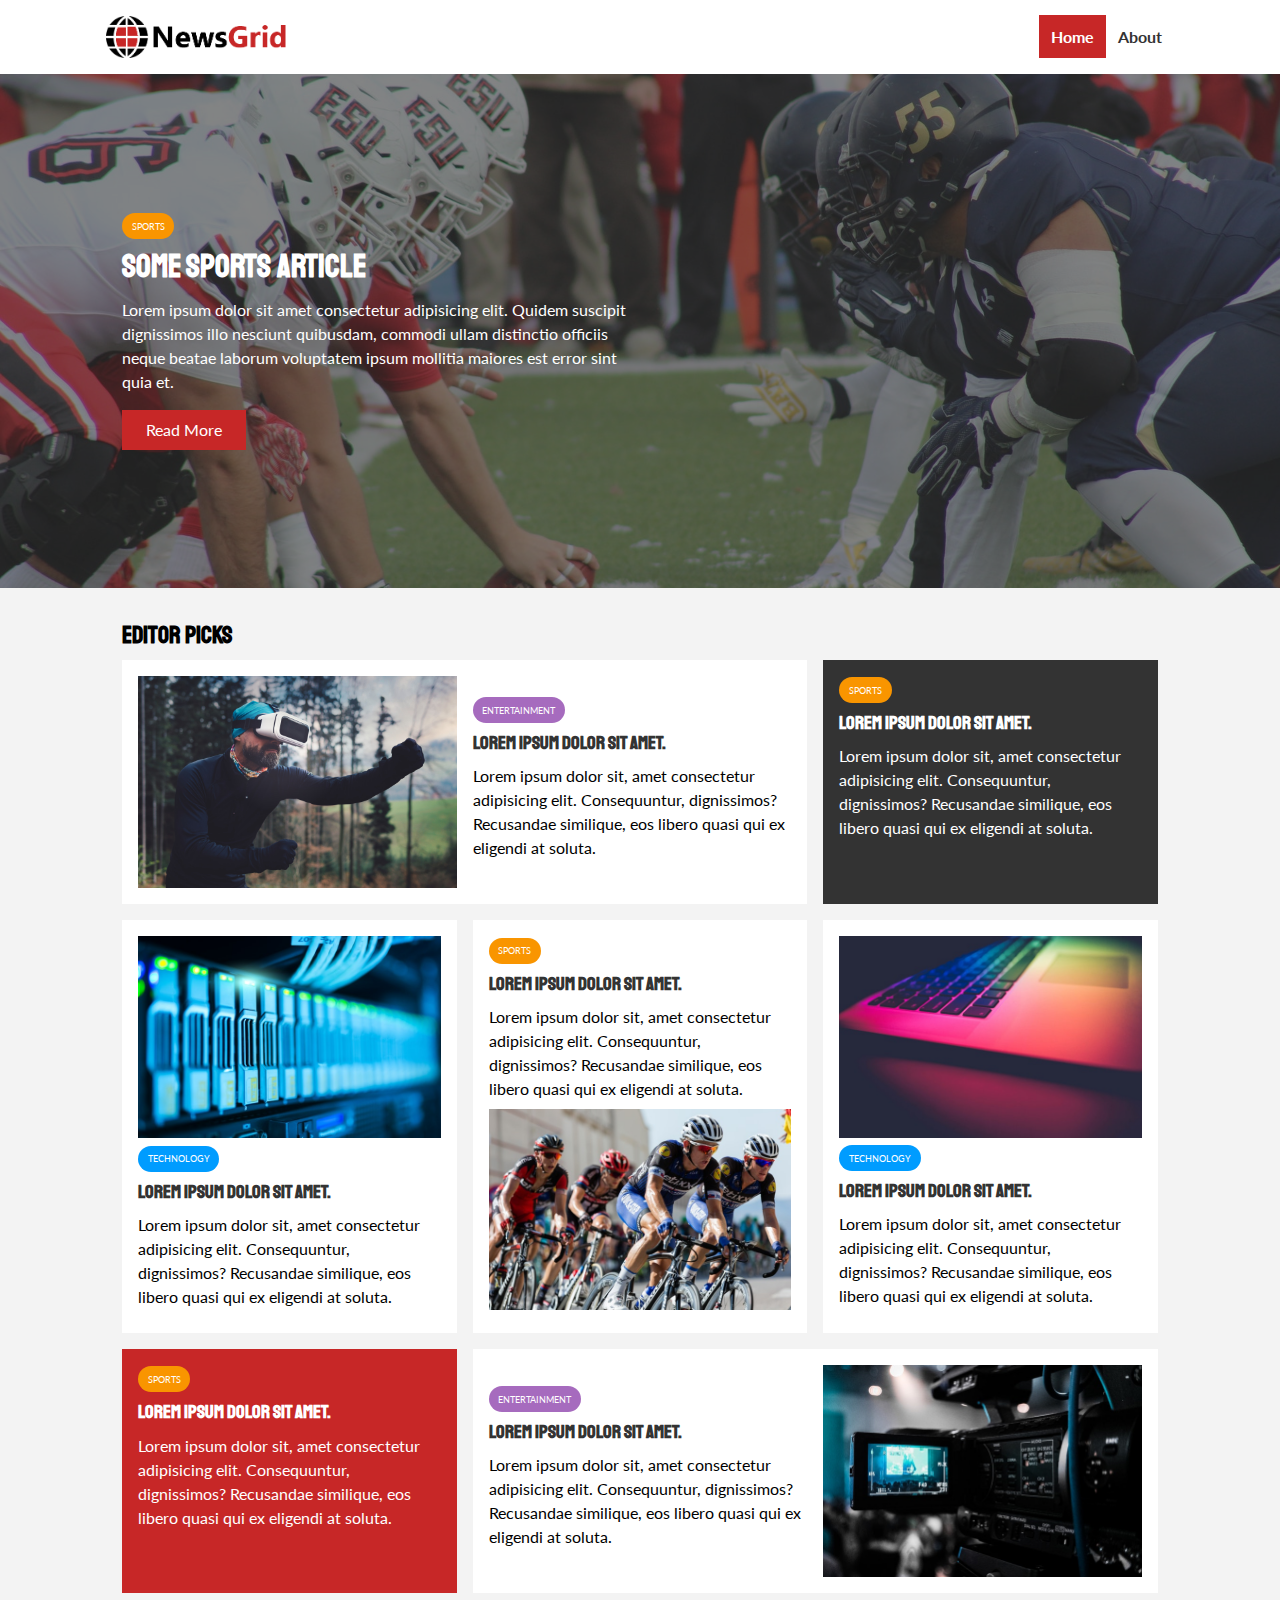
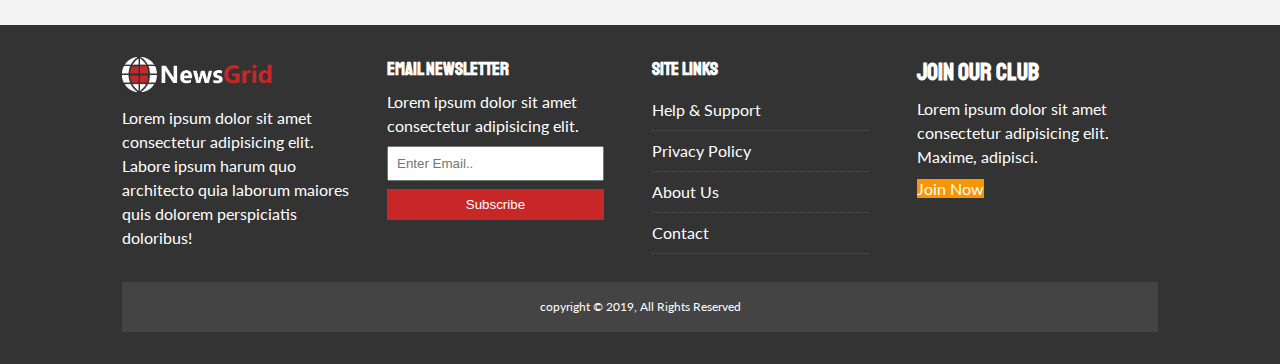
<file: index.html>
<!DOCTYPE html>
<html lang="en">
<head>
    <meta charset="UTF-8">
    <meta http-equiv="X-UA-Compatible" content="IE=edge">
    <meta name="viewport" content="width=device-width, initial-scale=1.0">
    <link rel="stylesheet" href="https://pro.fontawesome.com/releases/v5.10.0/css/all.css" integrity="sha384-AYmEC3Yw5cVb3ZcuHtOA93w35dYTsvhLPVnYs9eStHfGJvOvKxVfELGroGkvsg+p" crossorigin="anonymous"/>
    <link rel="shortcut icon" type="image/x-icon" href="/favicon.ico">
    <link rel="preconnect" href="https://fonts.googleapis.com">
    <link rel="preconnect" href="https://fonts.gstatic.com" crossorigin>
    <link href="https://fonts.googleapis.com/css2?family=Lato:wght@500&family=Staatliches&display=swap" rel="stylesheet">
    <link rel="stylesheet" href="css/style.css">
    <link rel="stylesheet" media="screen and (max-width:768px)" href="css/mobile.css">
    <title>NewsGrid | Latest News</title>
</head>
<body>
    <nav id="main-nav">
        <div class="container">
            <img src="img/logo.png" alt="NewsGrid" class="logo">
            <div class="social">
                <a href="http://facebook.com"target="_blank" ><i class="fab fa-facebook fa-2x"></i></a>
                <a href="http://twitter.com" target="_blank"><i class="fab fa-twitter fa-2x"></i></a>
                <a href="http://instagram.com" target="_blank"><i class="fab fa-instagram fa-2x"></i></a>
                <a href="http://youtube.com" target="_blank"><i class="fab fa-youtube fa-2x"></i></a>
            </div>
            <ul>
              <li><a href="index.html" class="current">Home</a></li>  
               <li><a href="about.html" >About</a></li> 
            </ul>
        </div>
        
    </nav>

    <!-- Showcase -->

    <div id="showcase">
        <div class="container">
            <div class="showcase-container">
                <div class="showcase-content">
                    <div class="category category-sports">Sports</div>
                    <h1>Some Sports Article</h1>
                    <p>Lorem ipsum dolor sit amet consectetur adipisicing elit. Quidem suscipit dignissimos illo nesciunt quibusdam, commodi ullam distinctio officiis neque beatae laborum voluptatem ipsum mollitia maiores est error sint quia et.</p>
                    <a href="article.html" class="btn btn-primary">Read More</a>
                </div>
            </div>
        </div>
    </div>


<!-- Home Articles -->

<section id="home-articles" class="py-2">
    <div class="container">
        <h2>Editor Picks</h2>
     <div class="article-container">
            <article class="card">
                <img src="img/articles/ent1.jpg" alt="">
                <div>
                    <div class="category category-ent">Entertainment</div>
                    <h3>
                        <a href="article.html">Lorem ipsum dolor sit amet.</a>
                    </h3>
                    <p>Lorem ipsum dolor sit, amet consectetur adipisicing elit. Consequuntur, dignissimos? Recusandae similique, eos libero quasi qui ex eligendi at soluta.</p>

                </div>
            </article>
            <article class="card bg-dark">
               
               
                    <div class="category category-sports">Sports</div>
                    <h3>
                        <a href="article.html">Lorem ipsum dolor sit amet.</a>
                    </h3>
                    <p>Lorem ipsum dolor sit, amet consectetur adipisicing elit. Consequuntur, dignissimos? Recusandae similique, eos libero quasi qui ex eligendi at soluta.</p>

               
            </article>
            <article class="card">
                <img src="img/articles/tech1.jpg " alt="">
                <div>
                    <div class="category category-tech">Technology</div>
                    <h3>
                        <a href="article.html">Lorem ipsum dolor sit amet.</a>
                    </h3>
                    <p>Lorem ipsum dolor sit, amet consectetur adipisicing elit. Consequuntur, dignissimos? Recusandae similique, eos libero quasi qui ex eligendi at soluta.</p>

                </div>
            </article>
            <article class="card">
                <div>
                    <div class="category category-sports">Sports</div>
                    <h3>
                        <a href="article.html">Lorem ipsum dolor sit amet.</a>
                    </h3>
                    <p>Lorem ipsum dolor sit, amet consectetur adipisicing elit. Consequuntur, dignissimos? Recusandae similique, eos libero quasi qui ex eligendi at soluta.</p>

                </div>
                <img src="img/articles/sports1.jpg" alt="">
            </article>
            <article class="card">
                <img src="img/articles/tech2.jpg " alt="">
                <div>
                    <div class="category category-tech">Technology</div>
                    <h3>
                        <a href="article.html">Lorem ipsum dolor sit amet.</a>
                    </h3>
                    <p>Lorem ipsum dolor sit, amet consectetur adipisicing elit. Consequuntur, dignissimos? Recusandae similique, eos libero quasi qui ex eligendi at soluta.</p>

                </div>
            </article>
            <article class="card bg-primary">
               
               
                <div class="category category-sports">Sports</div>
                <h3>
                    <a href="article.html">Lorem ipsum dolor sit amet.</a>
                </h3>
                <p>Lorem ipsum dolor sit, amet consectetur adipisicing elit. Consequuntur, dignissimos? Recusandae similique, eos libero quasi qui ex eligendi at soluta.</p>

           
        </article>
        <article class="card">
            
            <div>
                <div class="category category-ent">Entertainment</div>
                <h3>
                    <a href="article.html">Lorem ipsum dolor sit amet.</a>
                </h3>
                <p>Lorem ipsum dolor sit, amet consectetur adipisicing elit. Consequuntur, dignissimos? Recusandae similique, eos libero quasi qui ex eligendi at soluta.</p>

            </div>
            <img src="img/articles/ent2.jpg" alt="">
        </article>

    
        </div>
       
    </div>
</section>


<!-- Footer -->
<footer id="main-footer" class="py-2">
    <div class="container footer-container">
        <div>
            <img src="img/logo_light.png" alt="NewsGrid">
            <p>Lorem ipsum dolor sit amet consectetur adipisicing elit. Labore ipsum harum quo architecto quia laborum maiores quis dolorem perspiciatis doloribus!</p>
        </div>
        <div>
            <h3>Email Newsletter</h3>
            <p>Lorem ipsum dolor sit amet consectetur adipisicing elit.</p>
            <form>
                <input type="email" placeholder="Enter Email..">
                <input type="submit" value="Subscribe" class="btn btn-primary">
            </form>
        </div>
        <div>
            <h3>Site Links</h3>
            <ul class="list">
                <li><a href="#">Help & Support</a></li>
                <li><a href="#">Privacy Policy</a></li>
                <li><a href="#">About Us</a></li>
                <li><a href="#">Contact</a></li>
            </ul>
        </div>
        <div>
            <h2>Join Our Club</h2>
            <p>Lorem ipsum dolor sit amet consectetur adipisicing elit. Maxime, adipisci.</p>
            <a href="#" class="bt btn-secondary">Join Now</a>
        </div>
        <div>
            <p>copyright &copy; 2019, All Rights Reserved</p>
        </div>
    </div>
</footer>
</body>
</html>
</file>
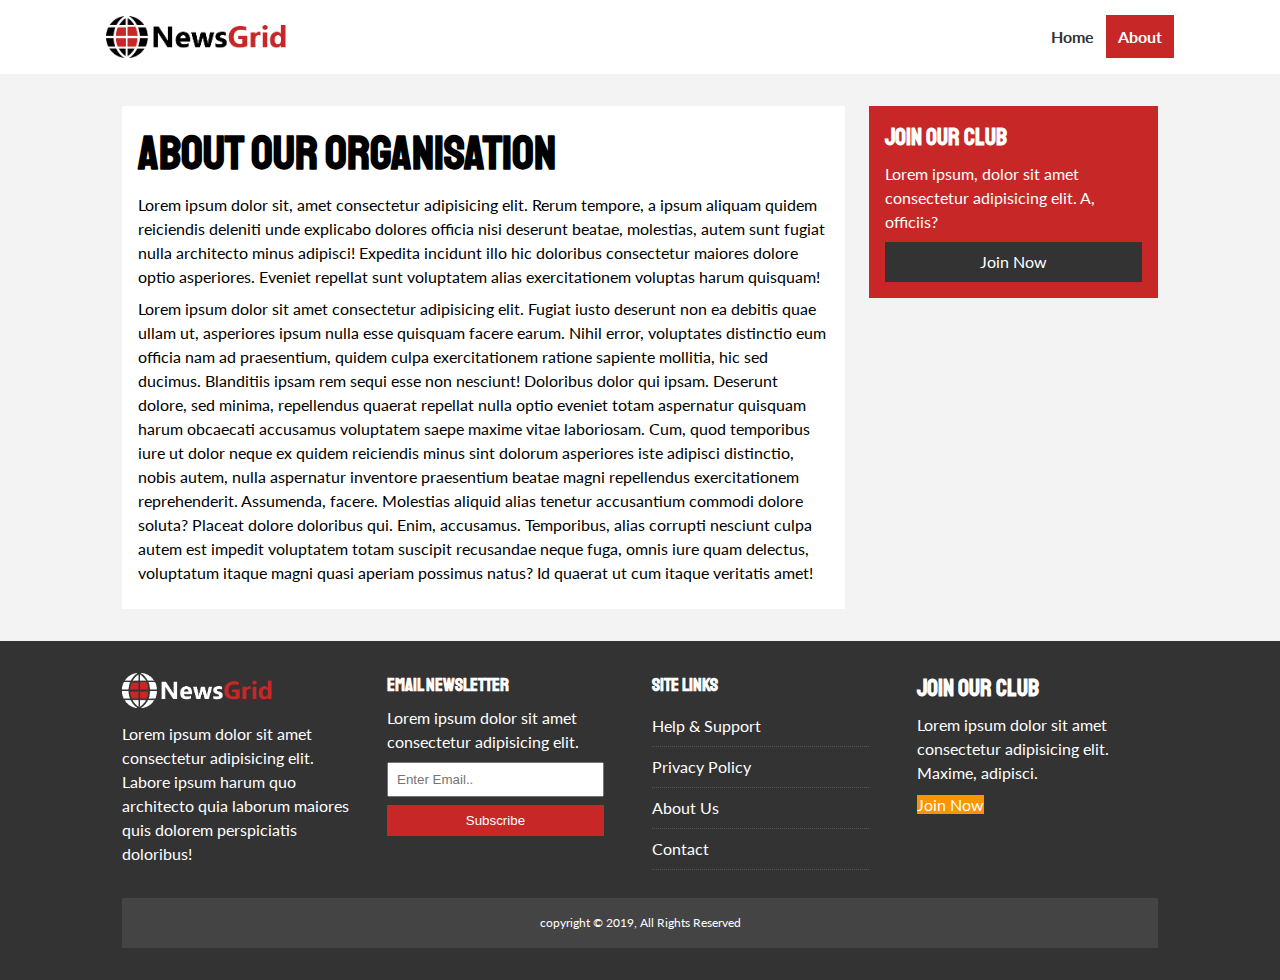
<file: about.html>
<!DOCTYPE html>
<html lang="en">
<head>
    <meta charset="UTF-8">
    <meta http-equiv="X-UA-Compatible" content="IE=edge">
    <meta name="viewport" content="width=device-width, initial-scale=1.0">
    <link rel="stylesheet" href="https://pro.fontawesome.com/releases/v5.10.0/css/all.css" integrity="sha384-AYmEC3Yw5cVb3ZcuHtOA93w35dYTsvhLPVnYs9eStHfGJvOvKxVfELGroGkvsg+p" crossorigin="anonymous"/>
    <link rel="shortcut icon" type="image/x-icon" href="/favicon.ico">
    <link rel="preconnect" href="https://fonts.googleapis.com">
    <link rel="preconnect" href="https://fonts.gstatic.com" crossorigin>
    <link href="https://fonts.googleapis.com/css2?family=Lato:wght@500&family=Staatliches&display=swap" rel="stylesheet">
    <link rel="stylesheet" href="css/style.css">
    <link rel="stylesheet" media="screen and (max-width:768px)" href="css/mobile.css">
    <title>NewsGrid | About</title>
</head>
<body>
    <nav id="main-nav">
        <div class="container">
            <img src="img/logo.png" alt="NewsGrid" class="logo">
            <div class="social">
                <a href="http://facebook.com"target="_blank" ><i class="fab fa-facebook fa-2x"></i></a>
                <a href="http://twitter.com" target="_blank"><i class="fab fa-twitter fa-2x"></i></a>
                <a href="http://instagram.com" target="_blank"><i class="fab fa-instagram fa-2x"></i></a>
                <a href="http://youtube.com" target="_blank"><i class="fab fa-youtube fa-2x"></i></a>
            </div>
            <ul>
              <li><a href="index.html" >Home</a></li>  
               <li><a href="about.html"class="current" >About</a></li> 
            </ul>
        </div>
        
    </nav>

      <section id="about">
          <div class="container">
              <div class="page-container">
                  <article class="card">
                      <h1 class="l-heading">About Our Organisation</h1>
                      <p>Lorem ipsum dolor sit, amet consectetur adipisicing elit. Rerum tempore, a ipsum aliquam quidem reiciendis deleniti unde explicabo dolores officia nisi deserunt beatae, molestias, autem sunt fugiat nulla architecto minus adipisci! Expedita incidunt illo hic doloribus consectetur maiores dolore optio asperiores. Eveniet repellat sunt voluptatem alias exercitationem voluptas harum quisquam!</p>
                       <p>Lorem ipsum dolor sit amet consectetur adipisicing elit. Fugiat iusto deserunt non ea debitis quae ullam ut, asperiores ipsum nulla esse quisquam facere earum. Nihil error, voluptates distinctio eum officia nam ad praesentium, quidem culpa exercitationem ratione sapiente mollitia, hic sed ducimus. Blanditiis ipsam rem sequi esse non nesciunt! Doloribus dolor qui ipsam. Deserunt dolore, sed minima, repellendus quaerat repellat nulla optio eveniet totam aspernatur quisquam harum obcaecati accusamus voluptatem saepe maxime vitae laboriosam. Cum, quod temporibus iure ut dolor neque ex quidem reiciendis minus sint dolorum asperiores iste adipisci distinctio, nobis autem, nulla aspernatur inventore praesentium beatae magni repellendus exercitationem reprehenderit. Assumenda, facere. Molestias aliquid alias tenetur accusantium commodi dolore soluta? Placeat dolore doloribus qui. Enim, accusamus. Temporibus, alias corrupti nesciunt culpa autem est impedit voluptatem totam suscipit recusandae neque fuga, omnis iure quam delectus, voluptatum itaque magni quasi aperiam possimus natus? Id quaerat ut cum itaque veritatis amet!</p>                      
                  </article>
                  <aside class="card bg-primary">
                      <h2>Join Our Club</h2>
                      <p>Lorem ipsum, dolor sit amet consectetur adipisicing elit. A, officiis?</p>
                      <a href="#" class="btn btn-dark btn-block">Join Now</a>
                      
                  </aside>
              </div>
          </div>
      </section>


<!-- Footer -->
<footer id="main-footer" class="py-2">
    <div class="container footer-container">
        <div>
            <img src="img/logo_light.png" alt="NewsGrid">
            <p>Lorem ipsum dolor sit amet consectetur adipisicing elit. Labore ipsum harum quo architecto quia laborum maiores quis dolorem perspiciatis doloribus!</p>
        </div>
        <div>
            <h3>Email Newsletter</h3>
            <p>Lorem ipsum dolor sit amet consectetur adipisicing elit.</p>
            <form>
                <input type="email" placeholder="Enter Email..">
                <input type="submit" value="Subscribe" class="btn btn-primary">
            </form>
        </div>
        <div>
            <h3>Site Links</h3>
            <ul class="list">
                <li><a href="#">Help & Support</a></li>
                <li><a href="#">Privacy Policy</a></li>
                <li><a href="#">About Us</a></li>
                <li><a href="#">Contact</a></li>
            </ul>
        </div>
        <div>
            <h2>Join Our Club</h2>
            <p>Lorem ipsum dolor sit amet consectetur adipisicing elit. Maxime, adipisci.</p>
            <a href="#" class="bt btn-secondary">Join Now</a>
        </div>
        <div>
            <p>copyright &copy; 2019, All Rights Reserved</p>
        </div>
    </div>
</footer>
</body>
</html>
</file>
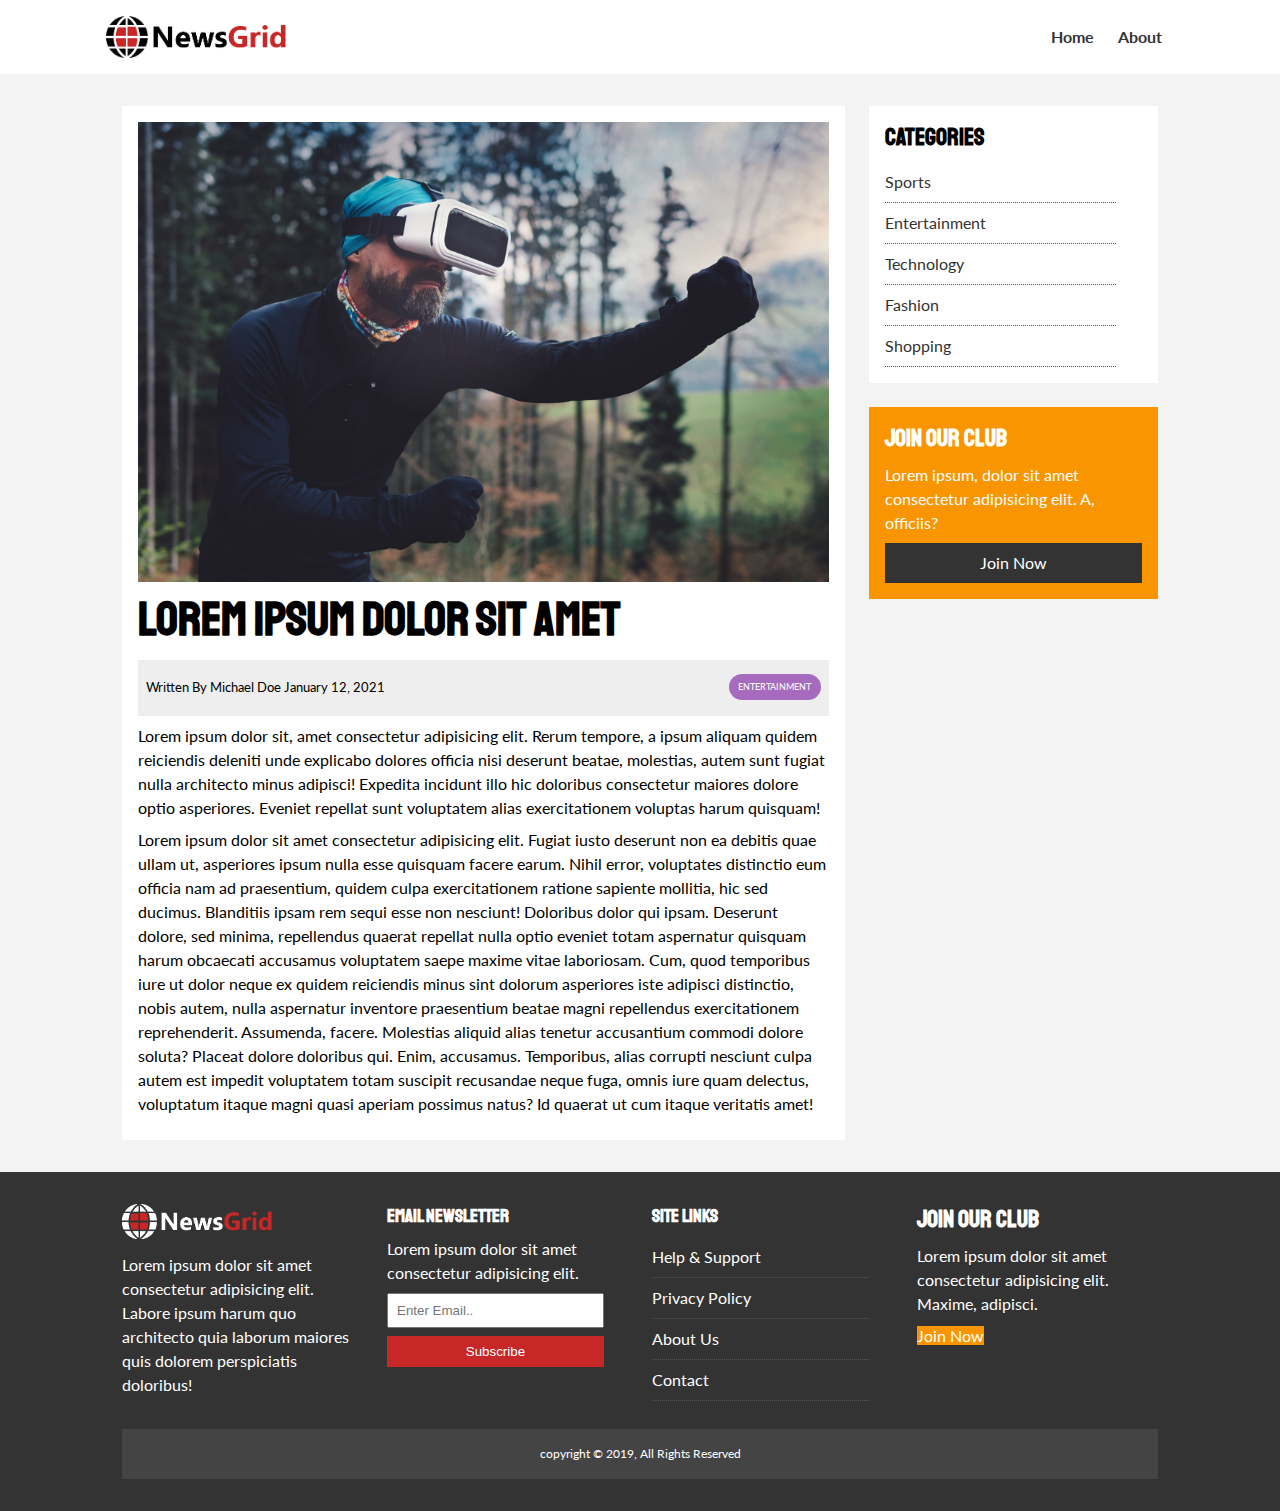
<file: article.html>
<!DOCTYPE html>
<html lang="en">
<head>
    <meta charset="UTF-8">
    <meta http-equiv="X-UA-Compatible" content="IE=edge">
    <meta name="viewport" content="width=device-width, initial-scale=1.0">
    <link rel="stylesheet" href="https://pro.fontawesome.com/releases/v5.10.0/css/all.css" integrity="sha384-AYmEC3Yw5cVb3ZcuHtOA93w35dYTsvhLPVnYs9eStHfGJvOvKxVfELGroGkvsg+p" crossorigin="anonymous"/>
    <link rel="shortcut icon" type="image/x-icon" href="/favicon.ico">
    <link rel="preconnect" href="https://fonts.googleapis.com">
    <link rel="preconnect" href="https://fonts.gstatic.com" crossorigin>
    <link href="https://fonts.googleapis.com/css2?family=Lato:wght@500&family=Staatliches&display=swap" rel="stylesheet">
    <link rel="stylesheet" href="css/style.css">
    <link rel="stylesheet" media="screen and (max-width:768px)" href="css/mobile.css">
    <title>NewsGrid | Latest News</title>
</head>
<body>
    <nav id="main-nav">
        <div class="container">
            <img src="img/logo.png" alt="NewsGrid" class="logo">
            <div class="social">
                <a href="http://facebook.com"target="_blank" ><i class="fab fa-facebook fa-2x"></i></a>
                <a href="http://twitter.com" target="_blank"><i class="fab fa-twitter fa-2x"></i></a>
                <a href="http://instagram.com" target="_blank"><i class="fab fa-instagram fa-2x"></i></a>
                <a href="http://youtube.com" target="_blank"><i class="fab fa-youtube fa-2x"></i></a>
            </div>
            <ul>
              <li><a href="index.html" >Home</a></li>  
               <li><a href="about.html" >About</a></li> 
            </ul>
        </div>
        
    </nav>

      <section id="article">
          <div class="container">
              <div class="page-container">
                  <article class="card">
                      <img src="img/articles/ent1.jpg" alt="">
                      <h1 class="l-heading">Lorem ipsum dolor sit amet</h1>
                      <div class="meta">
                          <small>
                            <i class="fas fa-user"></i> Written By Michael Doe January 12, 2021
                          </small>
                          <div class="category category-ent">Entertainment</div>
                      </div>
                      <p>Lorem ipsum dolor sit, amet consectetur adipisicing elit. Rerum tempore, a ipsum aliquam quidem reiciendis deleniti unde explicabo dolores officia nisi deserunt beatae, molestias, autem sunt fugiat nulla architecto minus adipisci! Expedita incidunt illo hic doloribus consectetur maiores dolore optio asperiores. Eveniet repellat sunt voluptatem alias exercitationem voluptas harum quisquam!</p>
                       <p>Lorem ipsum dolor sit amet consectetur adipisicing elit. Fugiat iusto deserunt non ea debitis quae ullam ut, asperiores ipsum nulla esse quisquam facere earum. Nihil error, voluptates distinctio eum officia nam ad praesentium, quidem culpa exercitationem ratione sapiente mollitia, hic sed ducimus. Blanditiis ipsam rem sequi esse non nesciunt! Doloribus dolor qui ipsam. Deserunt dolore, sed minima, repellendus quaerat repellat nulla optio eveniet totam aspernatur quisquam harum obcaecati accusamus voluptatem saepe maxime vitae laboriosam. Cum, quod temporibus iure ut dolor neque ex quidem reiciendis minus sint dolorum asperiores iste adipisci distinctio, nobis autem, nulla aspernatur inventore praesentium beatae magni repellendus exercitationem reprehenderit. Assumenda, facere. Molestias aliquid alias tenetur accusantium commodi dolore soluta? Placeat dolore doloribus qui. Enim, accusamus. Temporibus, alias corrupti nesciunt culpa autem est impedit voluptatem totam suscipit recusandae neque fuga, omnis iure quam delectus, voluptatum itaque magni quasi aperiam possimus natus? Id quaerat ut cum itaque veritatis amet!</p>                      
                  </article>
                  <aside id="categories" class="card">
                      <h2>Categories</h2>
                      <ul class="list">
                          <li><a href="#"><i class="fas fa-chevron-right"></i>Sports</a></li>
                          <li><a href="#"><i class="fas fa-chevron-right"></i>Entertainment</a></li>
                          <li><a href="#"><i class="fas fa-chevron-right"></i>Technology</a></li>
                          <li><a href="#"><i class="fas fa-chevron-right"></i>Fashion</a></li>
                          <li><a href="#"><i class="fas fa-chevron-right"></i>Shopping</a></li>
                      </ul>
                  </aside>
                  <aside class="card bg-secondary">
                      <h2>Join Our Club</h2>
                      <p>Lorem ipsum, dolor sit amet consectetur adipisicing elit. A, officiis?</p>
                      <a href="#" class="btn btn-dark btn-block">Join Now</a>
                      
                  </aside>
              </div>
          </div>
      </section>


<!-- Footer -->
<footer id="main-footer" class="py-2">
    <div class="container footer-container">
        <div>
            <img src="img/logo_light.png" alt="NewsGrid">
            <p>Lorem ipsum dolor sit amet consectetur adipisicing elit. Labore ipsum harum quo architecto quia laborum maiores quis dolorem perspiciatis doloribus!</p>
        </div>
        <div>
            <h3>Email Newsletter</h3>
            <p>Lorem ipsum dolor sit amet consectetur adipisicing elit.</p>
            <form>
                <input type="email" placeholder="Enter Email..">
                <input type="submit" value="Subscribe" class="btn btn-primary">
            </form>
        </div>
        <div>
            <h3>Site Links</h3>
            <ul class="list">
                <li><a href="#">Help & Support</a></li>
                <li><a href="#">Privacy Policy</a></li>
                <li><a href="#">About Us</a></li>
                <li><a href="#">Contact</a></li>
            </ul>
        </div>
        <div>
            <h2>Join Our Club</h2>
            <p>Lorem ipsum dolor sit amet consectetur adipisicing elit. Maxime, adipisci.</p>
            <a href="#" class="bt btn-secondary">Join Now</a>
        </div>
        <div>
            <p>copyright &copy; 2019, All Rights Reserved</p>
        </div>
    </div>
</footer>
</body>
</html>
</file>
<file: css/style.css>
:root{
    --primary-color:#c72727;
    --secondary-color:#f99500;
    --light-color:#f3f3f3;
    --dark-color:#333;
    --max-width:1100px;
}
.category{
    --sports-color:#f99500;
    --ent-color:#a66bbe;
    --tech-color:#009cff;
}
*{
    margin: 0;
    padding: 0;
    box-sizing: border-box;
}
body{
    line-height: 1.5;
    font-family: 'Lato', sans-serif;
   
    background: var(--light-color);
}
a{
    color: #333;
    text-decoration: none;
}
ul{
    list-style: none;
}
img{
    width: 100%;
}
p{
    margin: .5rem 0;
}
h1 , h2 , h3, h4 , h5 , h6{
    font-family: 'Staatliches', cursive;
    margin-bottom: .55rem;
    line-height: 1.3;
}

/* utilities */

.container{
    max-width: var(--max-width);
    margin: auto;
    padding: 0 2rem;
    overflow: hidden;
}
.category{
    display: inline-block;
    color: #fff;
    font-size: 0.55rem;
    text-transform: uppercase;
    padding: 0.4rem 0.6rem;
    border-radius: 15px;
    margin-bottom: 0.5rem;
}
.category-sports{background: var(--sports-color);}
.category-ent{background: var(--ent-color);}
.category-tech{background: var(--tech-color)}

.btn{
    display: inline-block;
    border: none;
    color:#fff;
    background: var(--dark-color);
    padding: 0.5rem 1.5rem;
}
.btn-light{background: var(--light-color);}
.btn-primary{background: var(--primary-color);}
.btn-secondary{background: var(--secondary-color);}
 
.btn:hover{
    opacity: 0.9;
}
.btn-block{
    display: block;
    width: 100%;
    text-align: center;
}
.card{
    background: #fff;
    padding: 1rem;
}
.bg-dark{
    background:var(--dark-color);
    color: #fff;
}
.bg-primary{
    background: var(--primary-color);
    color: #fff;
}
.bg-secondary{
    background: var(--secondary-color);
    color: #fff;
}
.bg-dark h1,
.bg-dark h2,
.bg-dark h3,
.bg-dark a,
.bg-primary h1,
.bg-primary h2,
.bg-primary h3,
.bg-primary a,
.bg-secondary h1,
.bg-secondary h2,
.bg-secondary h3,
.bg-secondary a{
    color:#fff;
}

.py-1{ padding: 1.5rem 0;}
.py-2{ padding: 2rem 0;}
.py-3{ padding: 3rem 0;}
.p-1{ padding: 1.5rem 0;}
.p-2{ padding: 2rem 0;}
.p-3{ padding: 3rem 0;}
 
.l-heading{
    font-size: 3rem;
}

.list li{
    padding: .5rem 0;
    border-bottom: #555 dotted 1px;
    width: 90%;
}
.list li a:hover{
    color:var(--primary-color) !important;
}

/* inner page GRID container */

.page-container{
    display: grid;
    grid-template-columns: 5fr 2fr;
    margin: 2rem 0;
    grid-gap: 1.5rem;
}
.page-container >*:first-child{
    grid-row: 1/span 3;
}
/* navigation */

#main-nav{
    background: #fff;
    position: sticky;
    top:0;
    z-index: 2;
}
#main-nav .container{
    display:grid;
    grid-template-columns: 6fr 3fr 2fr;
    padding: 1rem;
    align-items: center;
}
#main-nav .logo{
    width: 180px;
}
#main-nav ul{
    display: flex;
    justify-self: end;
}
#main-nav ul li a{
    padding: 0.75rem;
    font-weight: bold;
}
#main-nav ul li a.current{
    background:var(--primary-color);
    color: #fff;
}
#main-nav ul li a:hover{
    background: var(--light-color);
    color:var(--dark-color);
}
#main-nav .social{
    justify-self: center;
}
#main-nav .social i{
    color: #777;
    margin-right: .5rem;
}

/* Showcase */

#showcase{
    color: #fff;
    background: #333;
    padding: 2rem;
    position: relative;
}
#showcase::before{
    content: '';
    background: url(../img/featured.jpg)no-repeat center center/cover;
    left: 0;
    top: 0;
    position: absolute;
    height: 100%;
    width: 100%;
    opacity: 0.4;

}
#showcase .showcase-container{
    display: grid;
    grid-template-columns: repeat(2,1fr);
    height: 50vh;
    justify-content: center;
    align-items: center;
}
#showcase .showcase-content{
    z-index: 1;
}
#showcase .showcase-content p{
    margin-bottom: 1rem;
}

/* Home Articles */

#home-articles .article-container{
    display: grid;
    grid-template-columns: repeat(3, 1fr);
    grid-gap:1rem;
}
#home-articles .article-container>*:first-child,
#home-articles .article-container>*:last-child{
    display: grid;
    grid-template-columns: repeat(2, 1fr);
    grid-gap: 1rem;
    align-items: center;
    grid-column: 1 /span 2;
}
#home-articles .article-container>*:last-child{
    grid-column: 2 / span 2;
}
#article .meta{
    display: flex;
    padding: 0.5rem;
    justify-content: space-between;
    align-items: center;
    background: #eee;
}
#article .meta .category{
    margin-top: 0.4rem;
}
/* Footer */

#main-footer{
    background: var(--dark-color);
    color: #fff;
}
#main-footer img{
    width: 150px;
}
#main-footer a{
    color: #fff;
}
#main-footer .footer-container{
    display: grid;
    grid-template-columns: repeat(4,1fr);
    grid-gap: 1.5rem;
}
#main-footer .footer-container>*:last-child{
    grid-column: 1 / span 4;
    background: #444;
    padding: .5rem;
    font-size: 0.75rem;
    text-align: center;
}
#main-footer .footer-container input[type='email']{
    width: 90%;
    padding: 0.5rem;
    margin-bottom: 0.5rem;
}
#main-footer .footer-container input[type='submit']{
    width: 90%;
}
</file>
<file: css/mobile.css>
#main-nav .social{
    display: none;
}
#main-nav .container{
    grid-template-columns: 1fr;
    grid-gap: 1.2rem;
}
#main-nav ul, 
#main-nav .logo{
    justify-self: center;
}
#main-nav ul li a{
    padding: 0.50rem;
}
#home-articles .article-container{
    grid-template-columns: repeat(2,1fr);
}
#home-articles .article-container>*:first-child,
#home-articles .article-container>*:last-child
    {
    grid-template-columns: repeat(1,1fr);
    grid-column: 1;
}

@media (max-width:600px){
    /* Stack grid items */
    #showcase .showcase-container,
    #home-articles .article-container,#main-footer .footer-container

            {
        grid-template-columns: 1fr;
    }
    #main-footer .footer-container>*:last-child{
        grid-column: 1;
    }
    #main-footer .footer-container >*:first-child,
    #main-footer .footer-container>*:nth-child(2){
        border-bottom: #444 1px dotted;
        padding-bottom: 1rem;
    }
    .page-container{
        grid-template-columns: 1fr;
        text-align: center;
    }
    .page-container>*:first-child{
        grid-row: 1;
    }
    .l-heading{
        font-size: 2rem;
    }
}
</file>
